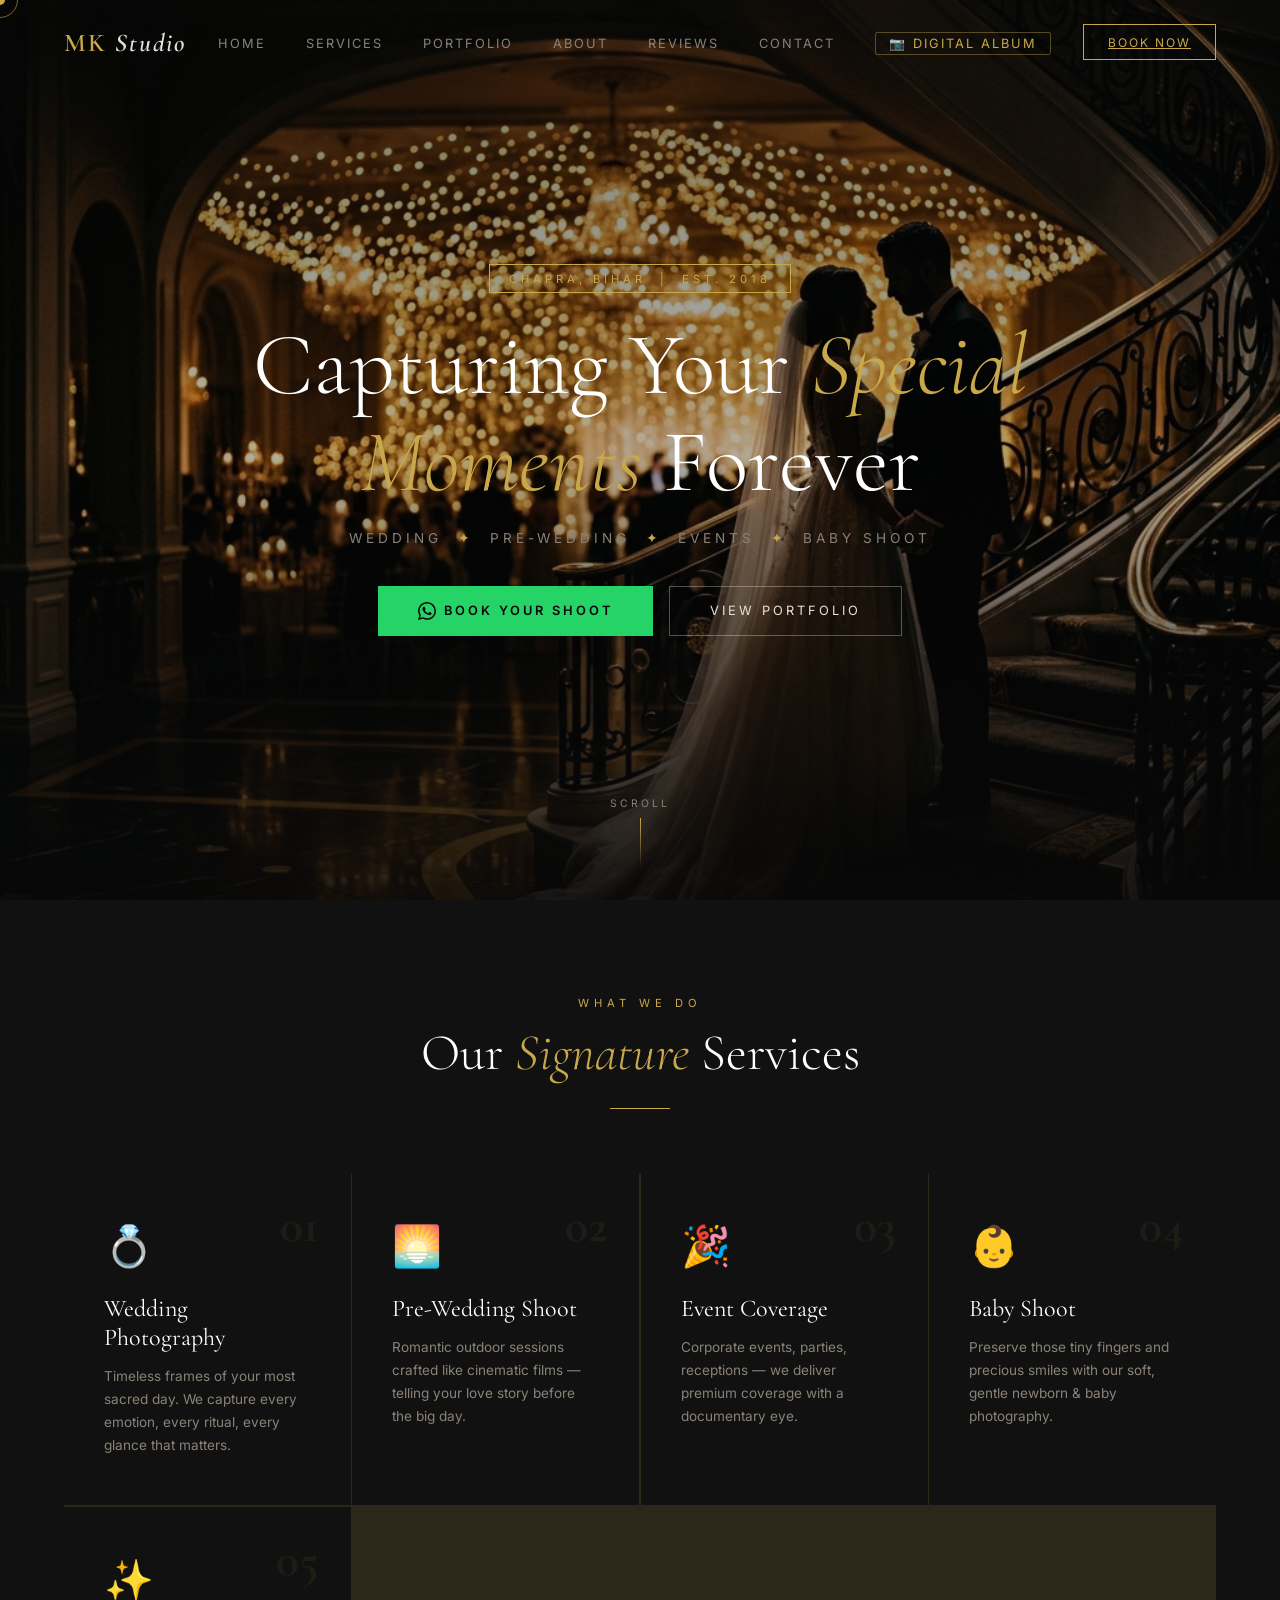
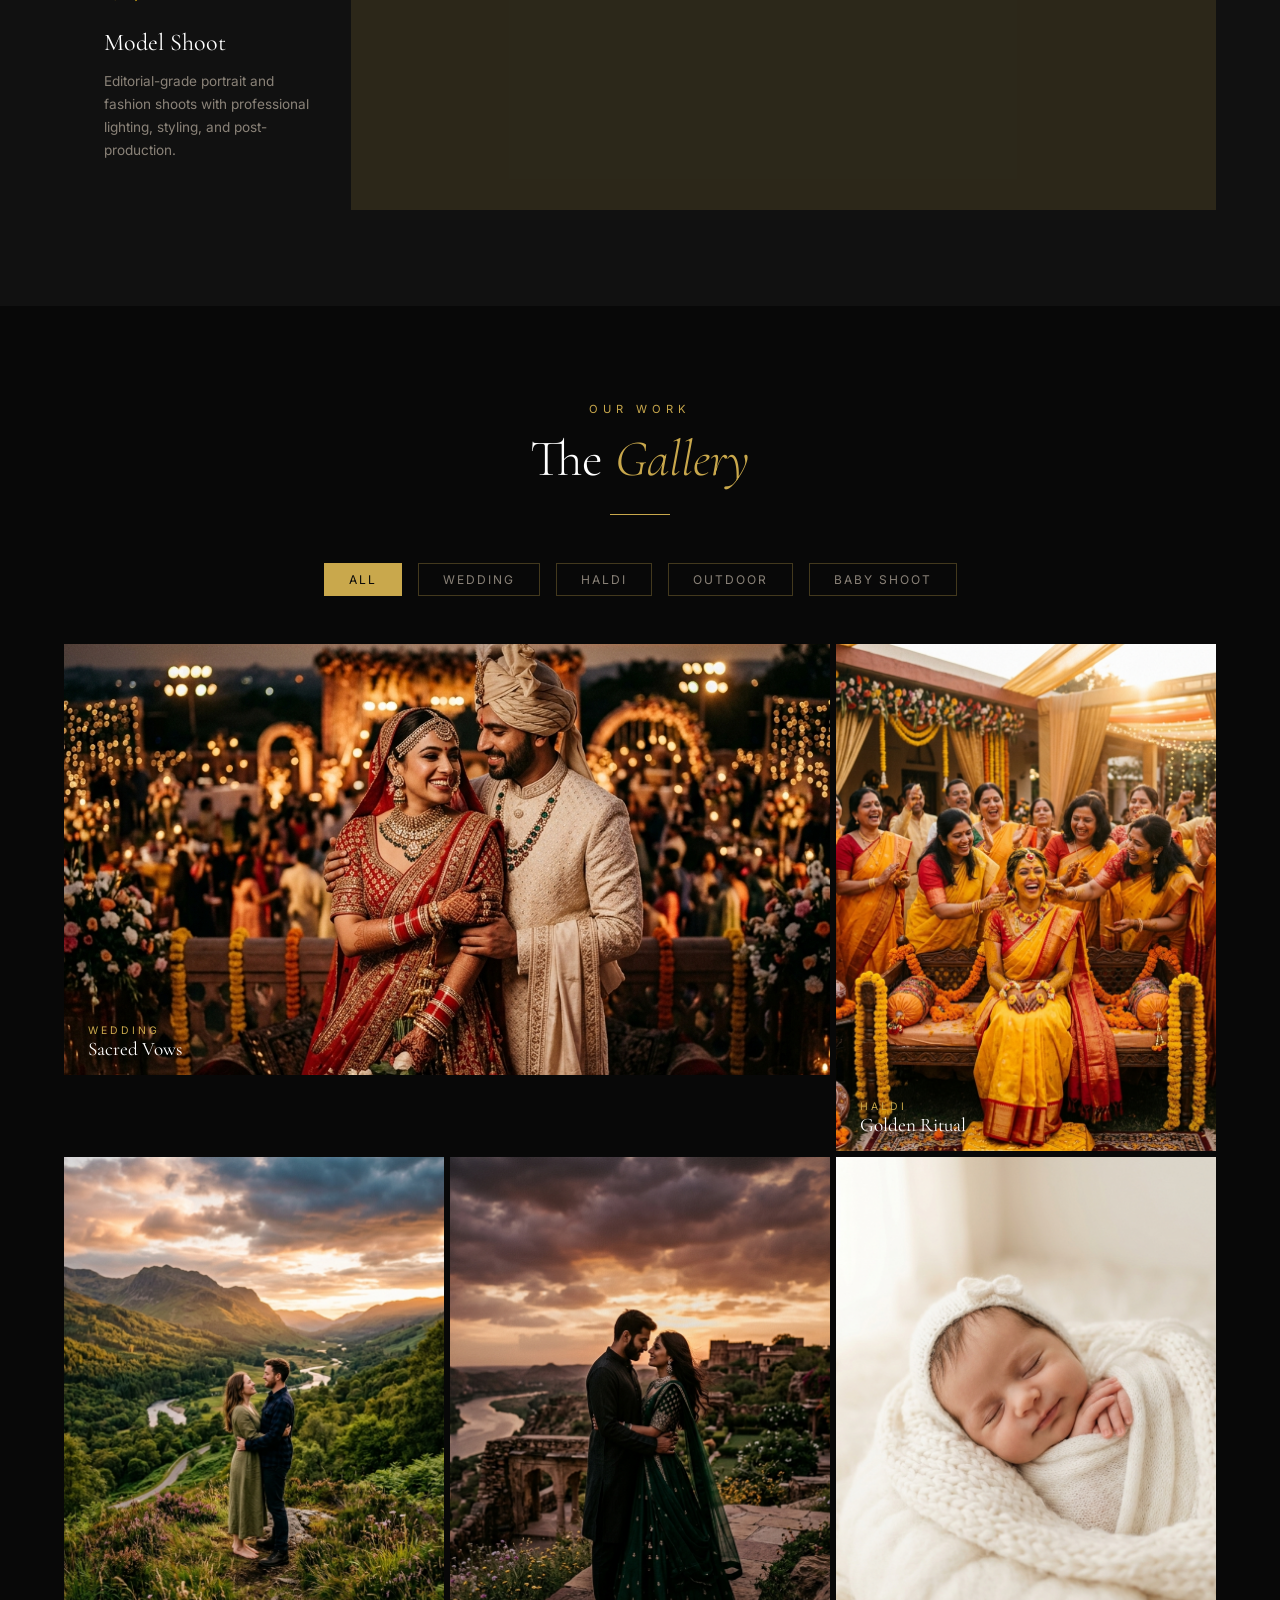
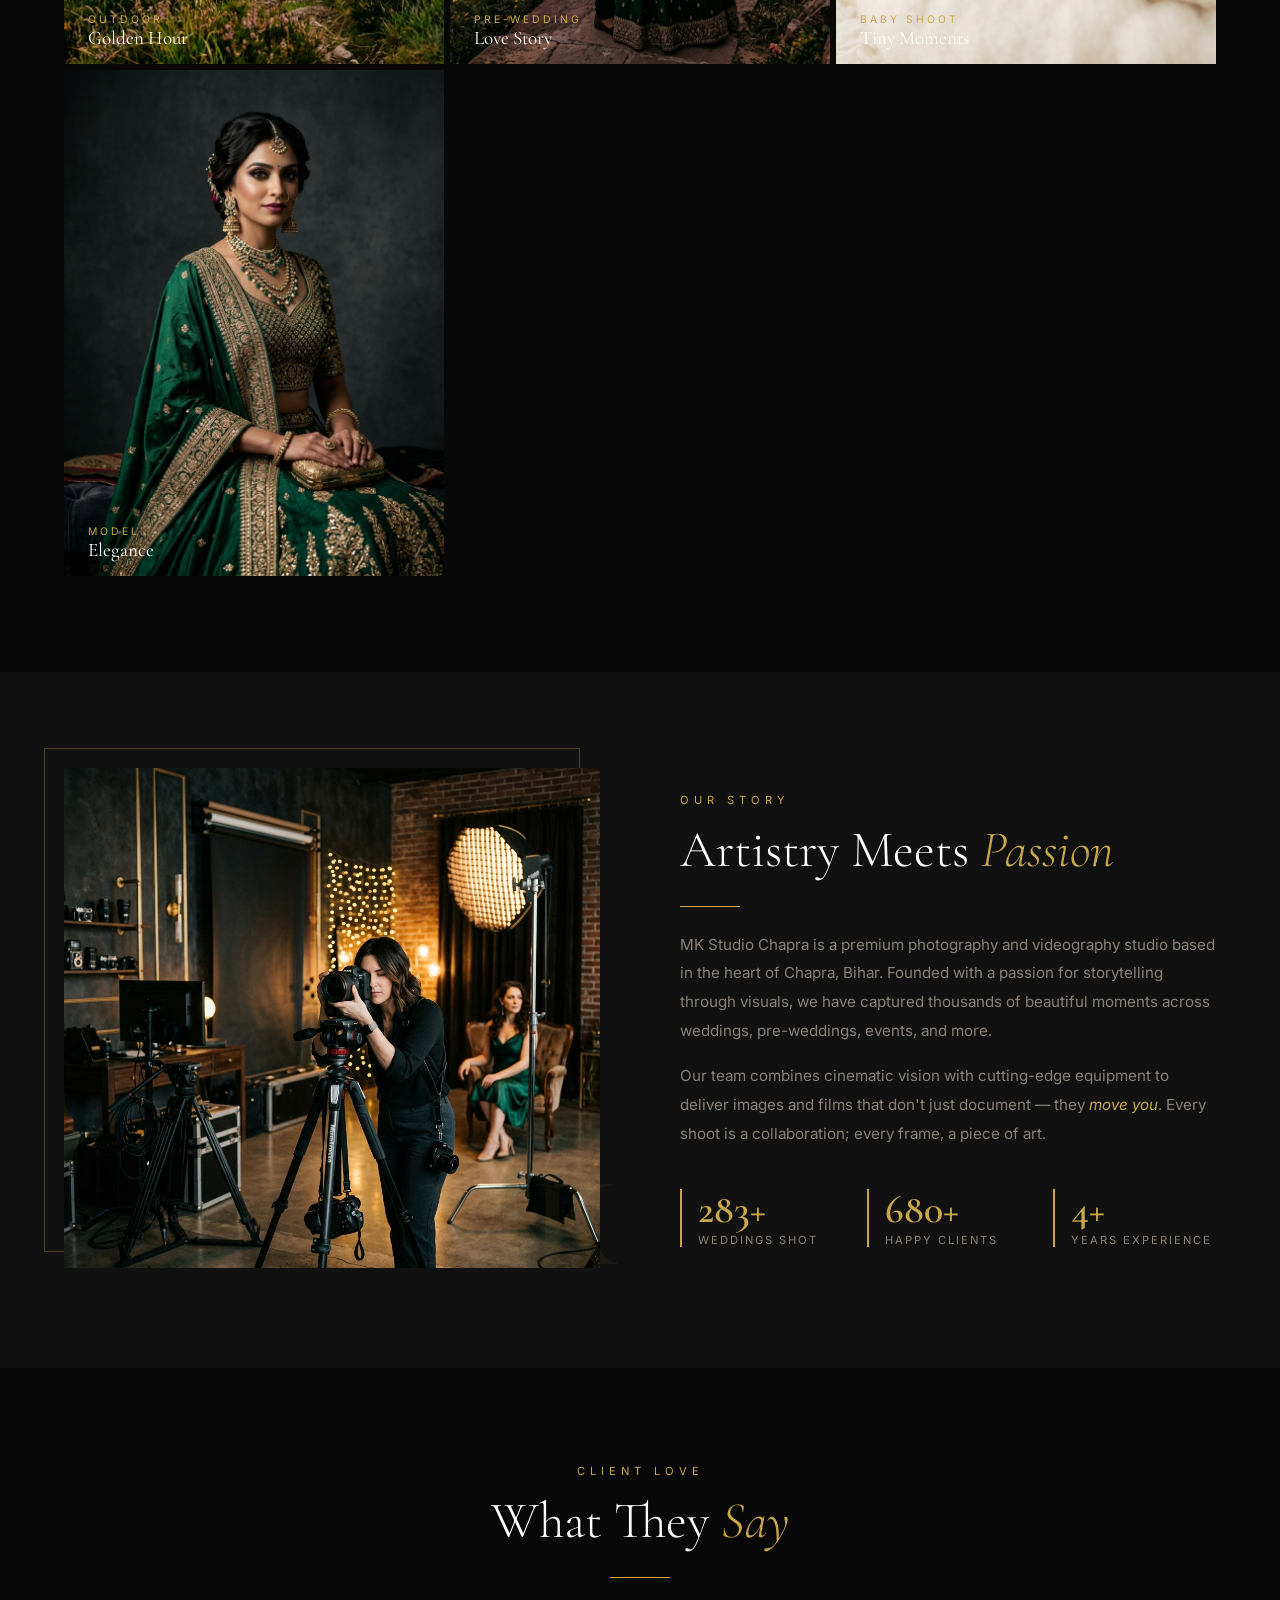
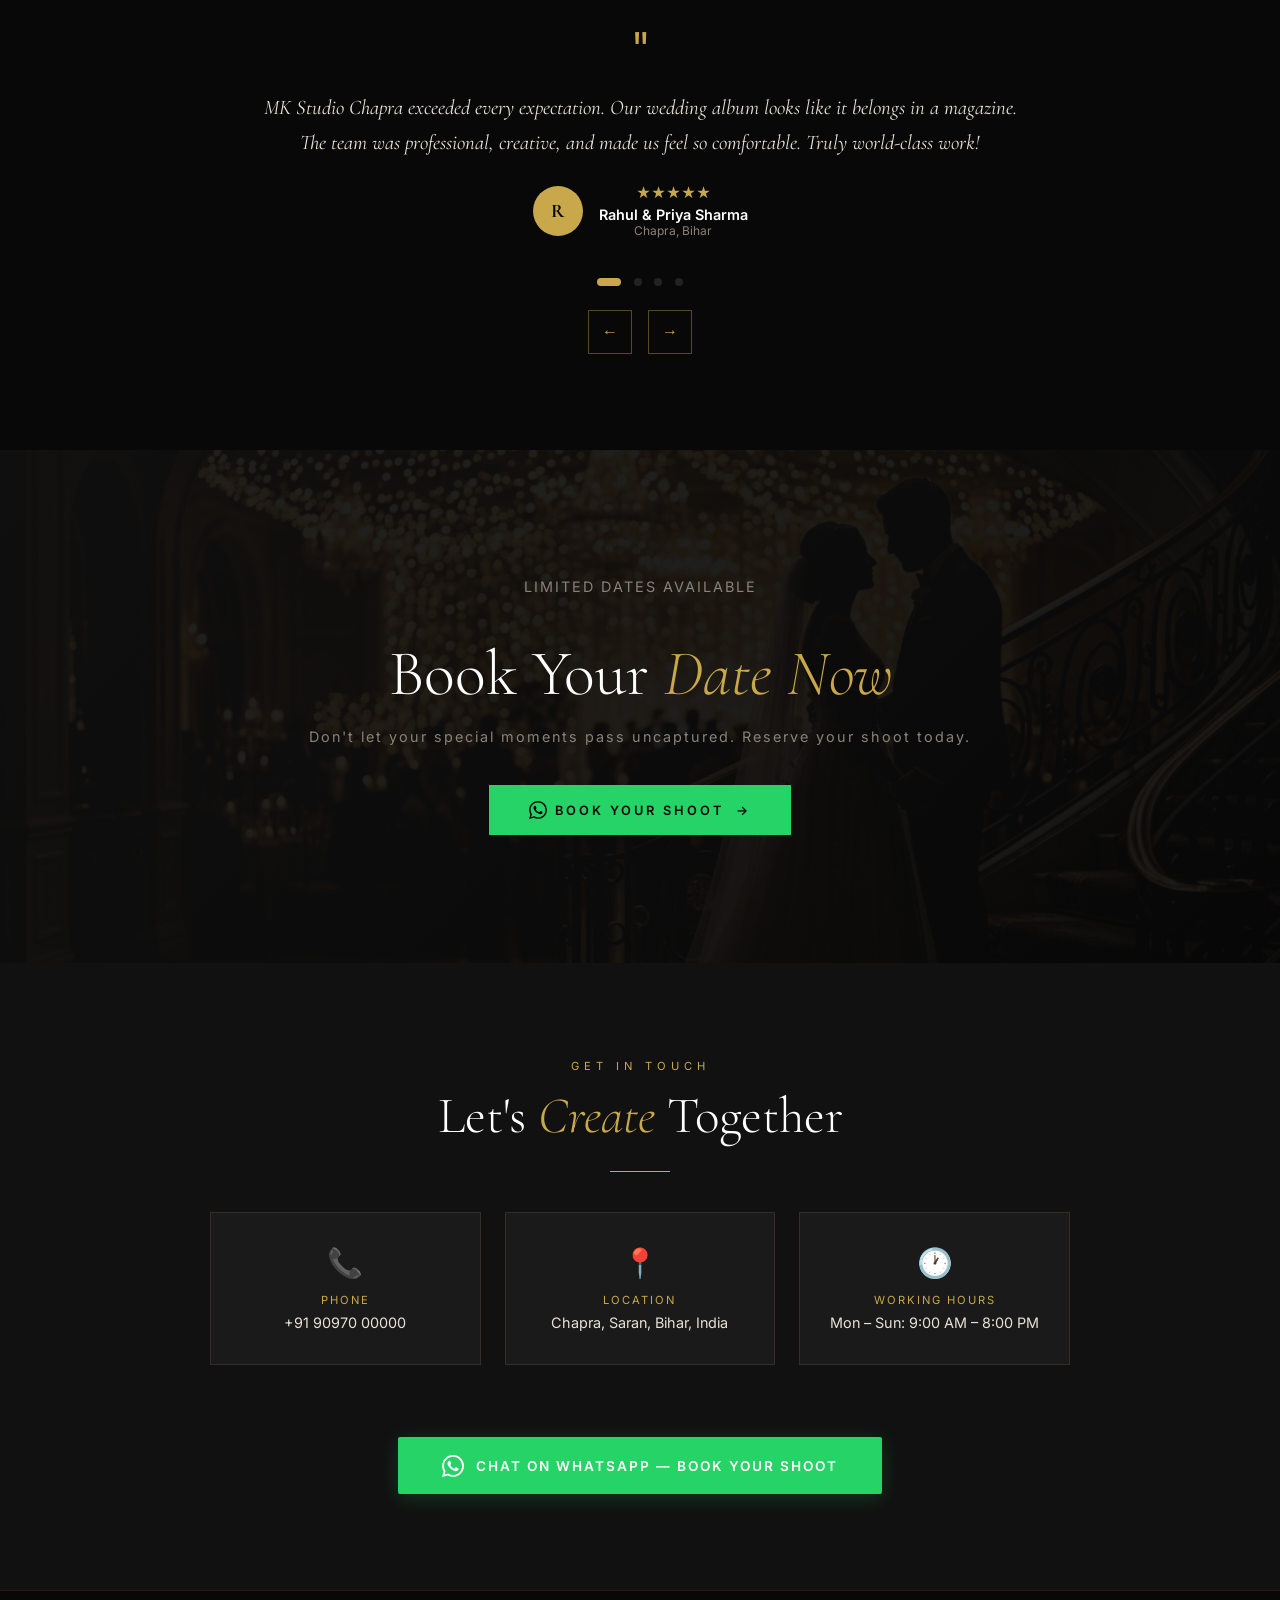
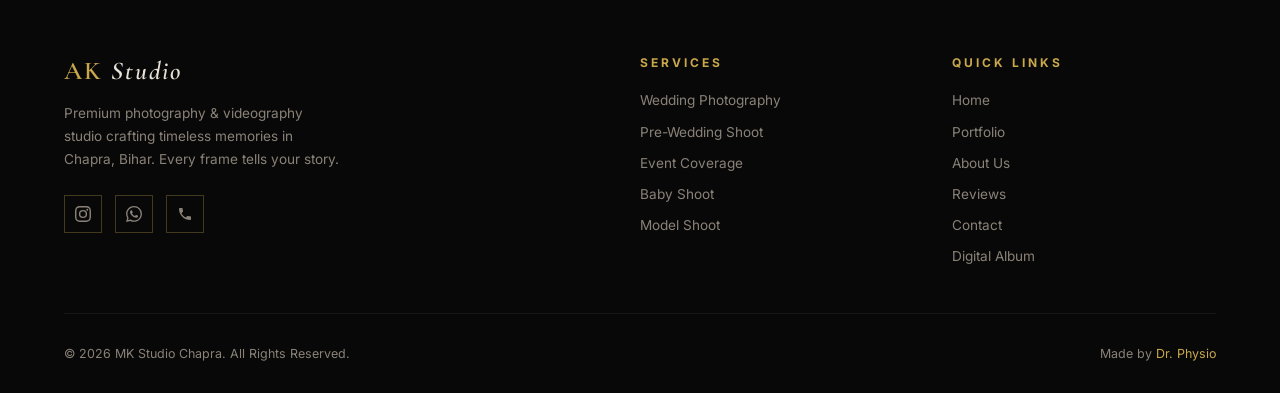
<file: index.html>
<!DOCTYPE html>
<html lang="en">
<head>
<meta charset="UTF-8"/>
<meta name="viewport" content="width=device-width,initial-scale=1.0"/>
<title>MK Studio Chapra | Premium Photography & Videography</title>
<meta name="description" content="AK Studio Chapra — Professional Wedding, Pre-Wedding, Events & Baby Shoot Photography in Chapra, Bihar. Book your shoot today."/>
<link rel="stylesheet" href="style.css"/>
<link rel="preconnect" href="https://fonts.googleapis.com"/>
<link rel="preconnect" href="https://fonts.gstatic.com" crossorigin/>
</head>
<body>

<!-- CURSOR -->
<div class="cursor"></div>
<div class="cursor-follower"></div>

<!-- MOBILE MENU -->
<div class="mobile-menu" id="mobileMenu">
  <a href="#home">Home</a>
  <a href="#services">Services</a>
  <a href="#portfolio">Portfolio</a>
  <a href="#about">About</a>
  <a href="#testimonials">Reviews</a>
  <a href="#contact">Contact</a>
  <a href="album.html">Digital Album</a>
</div>

<!-- NAV -->
<nav id="navbar">
  <a href="#home" class="nav-logo">MK <span>Studio</span></a>
  <ul class="nav-links">
    <li><a href="#home">Home</a></li>
    <li><a href="#services">Services</a></li>
    <li><a href="#portfolio">Portfolio</a></li>
    <li><a href="#about">About</a></li>
    <li><a href="#testimonials">Reviews</a></li>
    <li><a href="#contact">Contact</a></li>
    <li><a href="album.html" class="album-nav-link">📷 Digital Album</a></li>
  </ul>
  <a href="https://wa.me/?text=Hi%20I%20want%20to%20book%20a%20shoot" class="nav-cta nav-wa" target="_blank" rel="noopener noreferrer">Book Now</a>
  <button class="hamburger" id="hamburger" aria-label="Menu">
    <span></span><span></span><span></span>
  </button>
</nav>

<!-- HERO -->
<section class="hero" id="home">
  <div class="hero-bg"></div>
  <div class="hero-overlay"></div>
  <div class="hero-content">
    <div class="hero-badge">Chapra, Bihar &nbsp;|&nbsp; Est. 2018</div>
    <h1>Capturing Your <em>Special Moments</em> Forever</h1>
    <p class="hero-sub">Wedding <span>✦</span> Pre-Wedding <span>✦</span> Events <span>✦</span> Baby Shoot</p>
    <div class="hero-actions">
      <a href="https://wa.me/?text=Hi%20I%20want%20to%20book%20a%20shoot" class="btn-primary btn-wa" target="_blank" rel="noopener noreferrer">
        <svg width="18" height="18" viewBox="0 0 24 24" fill="currentColor" style="vertical-align:middle;margin-right:8px"><path d="M17.472 14.382c-.297-.149-1.758-.867-2.03-.967-.273-.099-.471-.148-.67.15-.197.297-.767.966-.94 1.164-.173.199-.347.223-.644.075-.297-.15-1.255-.463-2.39-1.475-.883-.788-1.48-1.761-1.653-2.059-.173-.297-.018-.458.13-.606.134-.133.298-.347.446-.52.149-.174.198-.298.298-.497.099-.198.05-.371-.025-.52-.075-.149-.669-1.612-.916-2.207-.242-.579-.487-.5-.669-.51-.173-.008-.371-.01-.57-.01-.198 0-.52.074-.792.372-.272.297-1.04 1.016-1.04 2.479 0 1.462 1.065 2.875 1.213 3.074.149.198 2.096 3.2 5.077 4.487.709.306 1.262.489 1.694.625.712.227 1.36.195 1.871.118.571-.085 1.758-.719 2.006-1.413.248-.694.248-1.289.173-1.413-.074-.124-.272-.198-.57-.347m-5.421 7.403h-.004a9.87 9.87 0 01-5.031-1.378l-.361-.214-3.741.982.998-3.648-.235-.374a9.86 9.86 0 01-1.51-5.26c.001-5.45 4.436-9.884 9.888-9.884 2.64 0 5.122 1.03 6.988 2.898a9.825 9.825 0 012.893 6.994c-.003 5.45-4.437 9.884-9.885 9.884m8.413-18.297A11.815 11.815 0 0012.05 0C5.495 0 .16 5.335.157 11.892c0 2.096.547 4.142 1.588 5.945L.057 24l6.305-1.654a11.882 11.882 0 005.683 1.448h.005c6.554 0 11.89-5.335 11.893-11.893a11.821 11.821 0 00-3.48-8.413Z"/></svg>
        Book Your Shoot
      </a>
      <a href="#portfolio" class="btn-outline">View Portfolio</a>
    </div>
  </div>
  <div class="hero-scroll">
    <span>Scroll</span>
    <div class="scroll-line"></div>
  </div>
</section>

<!-- SERVICES -->
<section class="services" id="services">
  <div class="services-header reveal">
    <p class="section-label">What We Do</p>
    <h2 class="section-title">Our <em>Signature</em> Services</h2>
    <div class="section-divider" style="margin:1.5rem auto;"></div>
  </div>
  <div class="services-grid">
    <div class="service-card reveal">
      <span class="service-icon">💍</span>
      <span class="service-num">01</span>
      <h3>Wedding Photography</h3>
      <p>Timeless frames of your most sacred day. We capture every emotion, every ritual, every glance that matters.</p>
    </div>
    <div class="service-card reveal" style="transition-delay:0.1s">
      <span class="service-icon">🌅</span>
      <span class="service-num">02</span>
      <h3>Pre-Wedding Shoot</h3>
      <p>Romantic outdoor sessions crafted like cinematic films — telling your love story before the big day.</p>
    </div>
    <div class="service-card reveal" style="transition-delay:0.2s">
      <span class="service-icon">🎉</span>
      <span class="service-num">03</span>
      <h3>Event Coverage</h3>
      <p>Corporate events, parties, receptions — we deliver premium coverage with a documentary eye.</p>
    </div>
    <div class="service-card reveal" style="transition-delay:0.3s">
      <span class="service-icon">👶</span>
      <span class="service-num">04</span>
      <h3>Baby Shoot</h3>
      <p>Preserve those tiny fingers and precious smiles with our soft, gentle newborn & baby photography.</p>
    </div>
    <div class="service-card reveal" style="transition-delay:0.4s">
      <span class="service-icon">✨</span>
      <span class="service-num">05</span>
      <h3>Model Shoot</h3>
      <p>Editorial-grade portrait and fashion shoots with professional lighting, styling, and post-production.</p>
    </div>
  </div>
</section>

<!-- PORTFOLIO -->
<section class="portfolio" id="portfolio">
  <div class="portfolio-header reveal">
    <p class="section-label">Our Work</p>
    <h2 class="section-title">The <em>Gallery</em></h2>
    <div class="section-divider" style="margin:1.5rem auto;"></div>
  </div>
  <div class="portfolio-filters reveal">
    <button class="filter-btn active" data-filter="all">All</button>
    <button class="filter-btn" data-filter="wedding">Wedding</button>
    <button class="filter-btn" data-filter="haldi">Haldi</button>
    <button class="filter-btn" data-filter="outdoor">Outdoor</button>
    <button class="filter-btn" data-filter="baby">Baby Shoot</button>
  </div>
  <div class="portfolio-grid">
    <div class="portfolio-item wide" data-cat="wedding">
      <img src="wedding.png" alt="Wedding Photography by AK Studio Chapra" loading="lazy"/>
      <div class="portfolio-overlay"></div>
      <div class="portfolio-info">
        <p class="portfolio-cat">Wedding</p>
        <p class="portfolio-name">Sacred Vows</p>
      </div>
    </div>
    <div class="portfolio-item" data-cat="haldi">
      <img src="haldi.png" alt="Haldi Ceremony Photography" loading="lazy"/>
      <div class="portfolio-overlay"></div>
      <div class="portfolio-info">
        <p class="portfolio-cat">Haldi</p>
        <p class="portfolio-name">Golden Ritual</p>
      </div>
    </div>
    <div class="portfolio-item" data-cat="outdoor">
      <img src="outdoor.png" alt="Outdoor Pre-Wedding Shoot" loading="lazy"/>
      <div class="portfolio-overlay"></div>
      <div class="portfolio-info">
        <p class="portfolio-cat">Outdoor</p>
        <p class="portfolio-name">Golden Hour</p>
      </div>
    </div>
    <div class="portfolio-item" data-cat="outdoor">
      <img src="prewedding.png" alt="Pre-Wedding Shoot Chapra" loading="lazy"/>
      <div class="portfolio-overlay"></div>
      <div class="portfolio-info">
        <p class="portfolio-cat">Pre-Wedding</p>
        <p class="portfolio-name">Love Story</p>
      </div>
    </div>
    <div class="portfolio-item" data-cat="baby">
      <img src="baby.png" alt="Baby Photography Chapra" loading="lazy"/>
      <div class="portfolio-overlay"></div>
      <div class="portfolio-info">
        <p class="portfolio-cat">Baby Shoot</p>
        <p class="portfolio-name">Tiny Moments</p>
      </div>
    </div>
    <div class="portfolio-item" data-cat="wedding">
      <img src="model.png" alt="Model Portrait Photography" loading="lazy"/>
      <div class="portfolio-overlay"></div>
      <div class="portfolio-info">
        <p class="portfolio-cat">Model</p>
        <p class="portfolio-name">Elegance</p>
      </div>
    </div>
  </div>
</section>

<!-- ABOUT -->
<section class="about" id="about">
  <div class="about-inner">
    <div class="about-img reveal-left">
      <img src="studio.png" alt="AK Studio Chapra — Professional Photography Studio"/>
      <div class="about-img-frame"></div>
      <div class="about-gold-num">MK</div>
    </div>
    <div class="about-text reveal-right">
      <p class="section-label">Our Story</p>
      <h2 class="section-title">Artistry Meets <em>Passion</em></h2>
      <div class="section-divider"></div>
      <p style="color:var(--text-muted);line-height:1.9;font-size:0.95rem;margin-bottom:1rem;">
        MK Studio Chapra is a premium photography and videography studio based in the heart of Chapra, Bihar. Founded with a passion for storytelling through visuals, we have captured thousands of beautiful moments across weddings, pre-weddings, events, and more.
      </p>
      <p style="color:var(--text-muted);line-height:1.9;font-size:0.95rem;margin-bottom:2rem;">
        Our team combines cinematic vision with cutting-edge equipment to deliver images and films that don't just document — they <em style="color:var(--gold);">move you</em>. Every shoot is a collaboration; every frame, a piece of art.
      </p>
      <div class="about-stats">
        <div class="stat">
          <div class="stat-num" data-val="500">0</div>
          <div class="stat-label">Weddings Shot</div>
        </div>
        <div class="stat">
          <div class="stat-num" data-val="1200">0</div>
          <div class="stat-label">Happy Clients</div>
        </div>
        <div class="stat">
          <div class="stat-num" data-val="8">0</div>
          <div class="stat-label">Years Experience</div>
        </div>
      </div>
    </div>
  </div>
</section>

<!-- TESTIMONIALS -->
<section class="testimonials" id="testimonials">
  <div class="testimonials-header reveal">
    <p class="section-label">Client Love</p>
    <h2 class="section-title">What They <em>Say</em></h2>
    <div class="section-divider" style="margin:1.5rem auto;"></div>
  </div>
  <div class="testimonial-slider reveal">
    <div class="testimonial-track">
      <div class="testimonial">
        <div class="testimonial-quote">"</div>
        <p>MK Studio Chapra exceeded every expectation. Our wedding album looks like it belongs in a magazine. The team was professional, creative, and made us feel so comfortable. Truly world-class work!</p>
        <div class="testimonial-author">
          <div class="author-avatar">R</div>
          <div>
            <div class="stars">★★★★★</div>
            <div class="author-name">Rahul & Priya Sharma</div>
            <div class="author-loc">Chapra, Bihar</div>
          </div>
        </div>
      </div>
      <div class="testimonial">
        <div class="testimonial-quote">"</div>
        <p>Our pre-wedding shoot was absolutely magical. They chose the most beautiful locations and the lighting was cinema-quality. Every photo tells our story so perfectly. Highly recommend!</p>
        <div class="testimonial-author">
          <div class="author-avatar">A</div>
          <div>
            <div class="stars">★★★★★</div>
            <div class="author-name">Ankit & Kajal Verma</div>
            <div class="author-loc">Patna, Bihar</div>
          </div>
        </div>
      </div>
      <div class="testimonial">
        <div class="testimonial-quote">"</div>
        <p>We booked MK Studio for our baby's first photoshoot and they were absolutely wonderful with our little one. The photos are so beautiful and timeless. We'll treasure them forever.</p>
        <div class="testimonial-author">
          <div class="author-avatar">S</div>
          <div>
            <div class="stars">★★★★★</div>
            <div class="author-name">Sunita & Deepak Mishra</div>
            <div class="author-loc">Chapra, Bihar</div>
          </div>
        </div>
      </div>
      <div class="testimonial">
        <div class="testimonial-quote">"</div>
        <p>The haldi ceremony photos are breathtaking! They captured every candid moment so naturally. The colors, the joy — it's all preserved forever. AK Studio is truly the best in Chapra!</p>
        <div class="testimonial-author">
          <div class="author-avatar">N</div>
          <div>
            <div class="stars">★★★★★</div>
            <div class="author-name">Neha Gupta</div>
            <div class="author-loc">Saran, Bihar</div>
          </div>
        </div>
      </div>
    </div>
  </div>
  <div class="slider-controls reveal">
    <button class="slider-dot active" aria-label="Slide 1"></button>
    <button class="slider-dot" aria-label="Slide 2"></button>
    <button class="slider-dot" aria-label="Slide 3"></button>
    <button class="slider-dot" aria-label="Slide 4"></button>
  </div>
  <div class="slider-arrows reveal">
    <button class="slider-arrow" id="prevBtn" aria-label="Previous">&#8592;</button>
    <button class="slider-arrow" id="nextBtn" aria-label="Next">&#8594;</button>
  </div>
</section>

<!-- CTA -->
<section class="cta-section">
  <div class="cta-inner reveal">
    <p class="section-label">Limited Dates Available</p>
    <h2>Book Your <em>Date Now</em></h2>
    <p>Don't let your special moments pass uncaptured. Reserve your shoot today.</p>
    <a href="https://wa.me/919097027756?text=Hi%20I%20want%20to%20book%20a%20shoot" class="btn-primary btn-wa" target="_blank" rel="noopener noreferrer">
      <svg width="18" height="18" viewBox="0 0 24 24" fill="currentColor" style="vertical-align:middle;margin-right:8px"><path d="M17.472 14.382c-.297-.149-1.758-.867-2.03-.967-.273-.099-.471-.148-.67.15-.197.297-.767.966-.94 1.164-.173.199-.347.223-.644.075-.297-.15-1.255-.463-2.39-1.475-.883-.788-1.48-1.761-1.653-2.059-.173-.297-.018-.458.13-.606.134-.133.298-.347.446-.52.149-.174.198-.298.298-.497.099-.198.05-.371-.025-.52-.075-.149-.669-1.612-.916-2.207-.242-.579-.487-.5-.669-.51-.173-.008-.371-.01-.57-.01-.198 0-.52.074-.792.372-.272.297-1.04 1.016-1.04 2.479 0 1.462 1.065 2.875 1.213 3.074.149.198 2.096 3.2 5.077 4.487.709.306 1.262.489 1.694.625.712.227 1.36.195 1.871.118.571-.085 1.758-.719 2.006-1.413.248-.694.248-1.289.173-1.413-.074-.124-.272-.198-.57-.347m-5.421 7.403h-.004a9.87 9.87 0 01-5.031-1.378l-.361-.214-3.741.982.998-3.648-.235-.374a9.86 9.86 0 01-1.51-5.26c.001-5.45 4.436-9.884 9.888-9.884 2.64 0 5.122 1.03 6.988 2.898a9.825 9.825 0 012.893 6.994c-.003 5.45-4.437 9.884-9.885 9.884m8.413-18.297A11.815 11.815 0 0012.05 0C5.495 0 .16 5.335.157 11.892c0 2.096.547 4.142 1.588 5.945L.057 24l6.305-1.654a11.882 11.882 0 005.683 1.448h.005c6.554 0 11.89-5.335 11.893-11.893a11.821 11.821 0 00-3.48-8.413Z"/></svg>
      Book Your Shoot &nbsp;→
    </a>
  </div>
</section>

<!-- CONTACT -->
<section class="contact contact-centered" id="contact">
  <div class="contact-inner-centered reveal">
    <p class="section-label">Get In Touch</p>
    <h2 class="section-title">Let's <em>Create</em> Together</h2>
    <div class="section-divider" style="margin:1.5rem auto;"></div>
    <div class="contact-cards">
      <div class="contact-card">
        <div class="contact-icon">📞</div>
        <div class="contact-detail-text">
          <p>Phone</p>
          <a href="tel:9097027756">+91 90970 00000</a>
        </div>
      </div>
      <div class="contact-card">
        <div class="contact-icon">📍</div>
        <div class="contact-detail-text">
          <p>Location</p>
          <span>Chapra, Saran, Bihar, India</span>
        </div>
      </div>
      <div class="contact-card">
        <div class="contact-icon">🕐</div>
        <div class="contact-detail-text">
          <p>Working Hours</p>
          <span>Mon – Sun: 9:00 AM – 8:00 PM</span>
        </div>
      </div>
    </div>
    <a href="https://wa.me/?text=Hi%20I%20want%20to%20book%20a%20shoot" class="whatsapp-btn whatsapp-btn-lg" target="_blank" rel="noopener noreferrer">
      <svg width="22" height="22" viewBox="0 0 24 24" fill="currentColor"><path d="M17.472 14.382c-.297-.149-1.758-.867-2.03-.967-.273-.099-.471-.148-.67.15-.197.297-.767.966-.94 1.164-.173.199-.347.223-.644.075-.297-.15-1.255-.463-2.39-1.475-.883-.788-1.48-1.761-1.653-2.059-.173-.297-.018-.458.13-.606.134-.133.298-.347.446-.52.149-.174.198-.298.298-.497.099-.198.05-.371-.025-.52-.075-.149-.669-1.612-.916-2.207-.242-.579-.487-.5-.669-.51-.173-.008-.371-.01-.57-.01-.198 0-.52.074-.792.372-.272.297-1.04 1.016-1.04 2.479 0 1.462 1.065 2.875 1.213 3.074.149.198 2.096 3.2 5.077 4.487.709.306 1.262.489 1.694.625.712.227 1.36.195 1.871.118.571-.085 1.758-.719 2.006-1.413.248-.694.248-1.289.173-1.413-.074-.124-.272-.198-.57-.347m-5.421 7.403h-.004a9.87 9.87 0 01-5.031-1.378l-.361-.214-3.741.982.998-3.648-.235-.374a9.86 9.86 0 01-1.51-5.26c.001-5.45 4.436-9.884 9.888-9.884 2.64 0 5.122 1.03 6.988 2.898a9.825 9.825 0 012.893 6.994c-.003 5.45-4.437 9.884-9.885 9.884m8.413-18.297A11.815 11.815 0 0012.05 0C5.495 0 .16 5.335.157 11.892c0 2.096.547 4.142 1.588 5.945L.057 24l6.305-1.654a11.882 11.882 0 005.683 1.448h.005c6.554 0 11.89-5.335 11.893-11.893a11.821 11.821 0 00-3.48-8.413Z"/></svg>
      Chat on WhatsApp — Book Your Shoot
    </a>
  </div>
</section>

<!-- FOOTER -->
<footer>
  <div class="footer-inner">
    <div class="footer-brand">
      <a href="#home" class="nav-logo">AK <span>Studio</span></a>
      <p>Premium photography & videography studio crafting timeless memories in Chapra, Bihar. Every frame tells your story.</p>
      <div class="social-links">
        <a href="https://www.instagram.com/codewithdr" class="social-link" target="_blank" rel="noopener noreferrer" title="Instagram" aria-label="Instagram">
          <svg width="16" height="16" viewBox="0 0 24 24" fill="currentColor"><path d="M12 2.163c3.204 0 3.584.012 4.85.07 3.252.148 4.771 1.691 4.919 4.919.058 1.265.069 1.645.069 4.849 0 3.205-.012 3.584-.069 4.849-.149 3.225-1.664 4.771-4.919 4.919-1.266.058-1.644.07-4.85.07-3.204 0-3.584-.012-4.849-.07-3.26-.149-4.771-1.699-4.919-4.92-.058-1.265-.07-1.644-.07-4.849 0-3.204.013-3.583.07-4.849.149-3.227 1.664-4.771 4.919-4.919 1.266-.057 1.645-.069 4.849-.069zM12 0C8.741 0 8.333.014 7.053.072 2.695.272.273 2.69.073 7.052.014 8.333 0 8.741 0 12c0 3.259.014 3.668.072 4.948.2 4.358 2.618 6.78 6.98 6.98C8.333 23.986 8.741 24 12 24c3.259 0 3.668-.014 4.948-.072 4.354-.2 6.782-2.618 6.979-6.98.059-1.28.073-1.689.073-4.948 0-3.259-.014-3.667-.072-4.947-.196-4.354-2.617-6.78-6.979-6.98C15.668.014 15.259 0 12 0zm0 5.838a6.162 6.162 0 100 12.324 6.162 6.162 0 000-12.324zM12 16a4 4 0 110-8 4 4 0 010 8zm6.406-11.845a1.44 1.44 0 100 2.881 1.44 1.44 0 000-2.881z"/></svg>
        </a>
        <a href="https://wa.me/919097027756" class="social-link" target="_blank" rel="noopener noreferrer" title="WhatsApp" aria-label="WhatsApp">
          <svg width="16" height="16" viewBox="0 0 24 24" fill="currentColor"><path d="M17.472 14.382c-.297-.149-1.758-.867-2.03-.967-.273-.099-.471-.148-.67.15-.197.297-.767.966-.94 1.164-.173.199-.347.223-.644.075-.297-.15-1.255-.463-2.39-1.475-.883-.788-1.48-1.761-1.653-2.059-.173-.297-.018-.458.13-.606.134-.133.298-.347.446-.52.149-.174.198-.298.298-.497.099-.198.05-.371-.025-.52-.075-.149-.669-1.612-.916-2.207-.242-.579-.487-.5-.669-.51-.173-.008-.371-.01-.57-.01-.198 0-.52.074-.792.372-.272.297-1.04 1.016-1.04 2.479 0 1.462 1.065 2.875 1.213 3.074.149.198 2.096 3.2 5.077 4.487.709.306 1.262.489 1.694.625.712.227 1.36.195 1.871.118.571-.085 1.758-.719 2.006-1.413.248-.694.248-1.289.173-1.413-.074-.124-.272-.198-.57-.347m-5.421 7.403h-.004a9.87 9.87 0 01-5.031-1.378l-.361-.214-3.741.982.998-3.648-.235-.374a9.86 9.86 0 01-1.51-5.26c.001-5.45 4.436-9.884 9.888-9.884 2.64 0 5.122 1.03 6.988 2.898a9.825 9.825 0 012.893 6.994c-.003 5.45-4.437 9.884-9.885 9.884m8.413-18.297A11.815 11.815 0 0012.05 0C5.495 0 .16 5.335.157 11.892c0 2.096.547 4.142 1.588 5.945L.057 24l6.305-1.654a11.882 11.882 0 005.683 1.448h.005c6.554 0 11.89-5.335 11.893-11.893a11.821 11.821 0 00-3.48-8.413Z"/></svg>
        </a>
        <a href="tel:9097027756" class="social-link" title="Call Us" aria-label="Call">
          <svg width="16" height="16" viewBox="0 0 24 24" fill="currentColor"><path d="M6.62 10.79c1.44 2.83 3.76 5.14 6.59 6.59l2.2-2.2c.27-.27.67-.36 1.02-.24 1.12.37 2.33.57 3.57.57.55 0 1 .45 1 1V20c0 .55-.45 1-1 1-9.39 0-17-7.61-17-17 0-.55.45-1 1-1h3.5c.55 0 1 .45 1 1 0 1.25.2 2.45.57 3.57.11.35.03.74-.25 1.02l-2.2 2.2z"/></svg>
        </a>
      </div>
    </div>
    <div class="footer-col">
      <h4>Services</h4>
      <ul>
        <li><a href="#services">Wedding Photography</a></li>
        <li><a href="#services">Pre-Wedding Shoot</a></li>
        <li><a href="#services">Event Coverage</a></li>
        <li><a href="#services">Baby Shoot</a></li>
        <li><a href="#services">Model Shoot</a></li>
      </ul>
    </div>
    <div class="footer-col">
      <h4>Quick Links</h4>
      <ul>
        <li><a href="#home">Home</a></li>
        <li><a href="#portfolio">Portfolio</a></li>
        <li><a href="#about">About Us</a></li>
        <li><a href="#testimonials">Reviews</a></li>
        <li><a href="#contact">Contact</a></li>
        <li><a href="album.html">Digital Album</a></li>
      </ul>
    </div>
  </div>
  <div class="footer-bottom">
    <p>© 2026 MK Studio Chapra. All Rights Reserved.</p>
    <p>Made by <a href="https://www.instagram.com/codewithdr" target="_blank" rel="noopener noreferrer">Dr. Physio</a></p>
  </div>
</footer>


<script src="script.js"></script>
</body>
</html>
</file>
<file: style.css>
@import url('https://fonts.googleapis.com/css2?family=Cormorant+Garamond:ital,wght@0,300;0,400;0,600;1,300;1,400&family=Inter:wght@300;400;500;600&family=Playfair+Display:ital,wght@0,700;1,400&display=swap');

:root {
  --gold: #c9a84c;
  --gold-light: #e8c96a;
  --gold-dark: #9a7a30;
  --black: #080808;
  --dark: #111111;
  --dark2: #1a1a1a;
  --dark3: #222222;
  --text: #e8e2d6;
  --text-muted: #8a8278;
  --white: #ffffff;
}

*,*::before,*::after{box-sizing:border-box;margin:0;padding:0;}
html{scroll-behavior:smooth;font-size:16px;}
body{background:var(--black);color:var(--text);font-family:'Inter',sans-serif;overflow-x:hidden;cursor:none;}

/* CUSTOM CURSOR */
.cursor{position:fixed;width:10px;height:10px;background:var(--gold);border-radius:50%;pointer-events:none;z-index:9999;transform:translate(-50%,-50%);transition:transform 0.1s ease;}
.cursor-follower{position:fixed;width:36px;height:36px;border:1px solid var(--gold);border-radius:50%;pointer-events:none;z-index:9998;transform:translate(-50%,-50%);transition:all 0.15s ease;opacity:0.6;}
.cursor-follower.hovered{width:56px;height:56px;opacity:0.3;background:var(--gold);}

/* SCROLLBAR */
::-webkit-scrollbar{width:4px;}
::-webkit-scrollbar-track{background:var(--black);}
::-webkit-scrollbar-thumb{background:var(--gold-dark);border-radius:2px;}

/* NAV */
nav{position:fixed;top:0;left:0;width:100%;z-index:1000;padding:1.5rem 5%;display:flex;align-items:center;justify-content:space-between;transition:all 0.4s ease;}
nav.scrolled{background:rgba(8,8,8,0.95);backdrop-filter:blur(20px);padding:1rem 5%;border-bottom:1px solid rgba(201,168,76,0.15);}
.nav-logo{font-family:'Cormorant Garamond',serif;font-size:1.6rem;font-weight:600;color:var(--gold);letter-spacing:2px;text-decoration:none;}
.nav-logo span{color:var(--text);font-style:italic;}
.nav-links{display:flex;gap:2.5rem;list-style:none;}
.nav-links a{color:var(--text-muted);text-decoration:none;font-size:0.8rem;letter-spacing:2px;text-transform:uppercase;transition:color 0.3s;position:relative;}
.nav-links a::after{content:'';position:absolute;bottom:-4px;left:0;width:0;height:1px;background:var(--gold);transition:width 0.3s;}
.nav-links a:hover{color:var(--gold);}
.nav-links a:hover::after{width:100%;}
.nav-cta{background:transparent;border:1px solid var(--gold);color:var(--gold);padding:0.6rem 1.5rem;font-size:0.75rem;letter-spacing:2px;text-transform:uppercase;cursor:none;transition:all 0.3s;font-family:'Inter',sans-serif;}
.nav-cta:hover{background:var(--gold);color:var(--black);}
.hamburger{display:none;flex-direction:column;gap:5px;cursor:none;background:none;border:none;padding:4px;}
.hamburger span{width:24px;height:1px;background:var(--gold);display:block;transition:all 0.3s;}
.mobile-menu{display:none;position:fixed;top:0;left:0;width:100%;height:100vh;background:rgba(8,8,8,0.98);z-index:999;flex-direction:column;align-items:center;justify-content:center;gap:2.5rem;}
.mobile-menu.open{display:flex;}
.mobile-menu a{color:var(--text);text-decoration:none;font-family:'Cormorant Garamond',serif;font-size:2rem;letter-spacing:3px;transition:color 0.3s;}
.mobile-menu a:hover{color:var(--gold);}

/* HERO */
.hero{position:relative;height:100vh;min-height:600px;display:flex;align-items:center;justify-content:center;overflow:hidden;}
.hero-bg{position:absolute;inset:0;background:url('hero_bg.png') center/cover no-repeat;z-index:0;}
.hero-overlay{position:absolute;inset:0;background:linear-gradient(to bottom,rgba(8,8,8,0.55) 0%,rgba(8,8,8,0.3) 50%,rgba(8,8,8,0.9) 100%);z-index:1;}
.hero-content{position:relative;z-index:2;text-align:center;padding:0 1rem;max-width:900px;}
.hero-badge{display:inline-block;border:1px solid var(--gold);color:var(--gold);font-size:0.7rem;letter-spacing:4px;text-transform:uppercase;padding:0.4rem 1.2rem;margin-bottom:1.5rem;opacity:0;animation:fadeUp 0.8s 0.3s forwards;}
.hero h1{font-family:'Cormorant Garamond',serif;font-size:clamp(2.8rem,7vw,5.5rem);font-weight:300;line-height:1.1;color:var(--white);opacity:0;animation:fadeUp 0.9s 0.5s forwards;}
.hero h1 em{font-style:italic;color:var(--gold);}
.hero-sub{font-size:0.85rem;letter-spacing:4px;text-transform:uppercase;color:var(--text-muted);margin-top:1.2rem;opacity:0;animation:fadeUp 0.9s 0.7s forwards;}
.hero-sub span{color:var(--gold);margin:0 0.5rem;}
.hero-actions{display:flex;gap:1rem;justify-content:center;margin-top:2.5rem;flex-wrap:wrap;opacity:0;animation:fadeUp 0.9s 0.9s forwards;}
.btn-primary{background:var(--gold);color:var(--black);padding:1rem 2.5rem;font-size:0.8rem;letter-spacing:3px;text-transform:uppercase;font-family:'Inter',sans-serif;font-weight:600;border:none;cursor:none;transition:all 0.3s;text-decoration:none;display:inline-block;}
.btn-primary:hover{background:var(--gold-light);transform:translateY(-2px);}
.btn-outline{background:transparent;color:var(--text);padding:1rem 2.5rem;font-size:0.8rem;letter-spacing:3px;text-transform:uppercase;font-family:'Inter',sans-serif;border:1px solid rgba(255,255,255,0.3);cursor:none;transition:all 0.3s;text-decoration:none;display:inline-block;}
.btn-outline:hover{border-color:var(--gold);color:var(--gold);}
.hero-scroll{position:absolute;bottom:2rem;left:50%;transform:translateX(-50%);z-index:2;display:flex;flex-direction:column;align-items:center;gap:0.5rem;opacity:0;animation:fadeIn 1s 1.4s forwards;}
.hero-scroll span{font-size:0.65rem;letter-spacing:3px;text-transform:uppercase;color:var(--text-muted);}
.scroll-line{width:1px;height:50px;background:linear-gradient(to bottom,var(--gold),transparent);animation:scrollPulse 2s infinite;}

/* SECTION BASE */
section{padding:6rem 5%;}
.section-label{font-size:0.7rem;letter-spacing:5px;text-transform:uppercase;color:var(--gold);margin-bottom:0.8rem;}
.section-title{font-family:'Cormorant Garamond',serif;font-size:clamp(2rem,4vw,3.2rem);font-weight:300;line-height:1.2;color:var(--white);}
.section-title em{font-style:italic;color:var(--gold);}
.section-divider{width:60px;height:1px;background:var(--gold);margin:1.5rem 0;}

/* SERVICES */
.services{background:var(--dark);}
.services-header{text-align:center;margin-bottom:4rem;}
.services-grid{display:grid;grid-template-columns:repeat(auto-fit,minmax(240px,1fr));gap:1.5px;background:rgba(201,168,76,0.15);}
.service-card{background:var(--dark);padding:3rem 2.5rem;position:relative;overflow:hidden;transition:all 0.4s;}
.service-card::before{content:'';position:absolute;top:0;left:0;width:3px;height:0;background:var(--gold);transition:height 0.4s;}
.service-card:hover::before{height:100%;}
.service-card:hover{background:var(--dark2);}
.service-icon{font-size:2.5rem;margin-bottom:1.5rem;display:block;}
.service-card h3{font-family:'Cormorant Garamond',serif;font-size:1.5rem;font-weight:400;color:var(--white);margin-bottom:0.8rem;}
.service-card p{font-size:0.85rem;line-height:1.7;color:var(--text-muted);}
.service-num{position:absolute;top:1.5rem;right:2rem;font-size:3rem;font-family:'Cormorant Garamond',serif;color:rgba(201,168,76,0.08);font-weight:700;}

/* PORTFOLIO */
.portfolio{background:var(--black);}
.portfolio-header{text-align:center;margin-bottom:3rem;}
.portfolio-filters{display:flex;gap:1rem;justify-content:center;margin-bottom:3rem;flex-wrap:wrap;}
.filter-btn{background:transparent;border:1px solid rgba(201,168,76,0.3);color:var(--text-muted);padding:0.5rem 1.5rem;font-size:0.75rem;letter-spacing:2px;text-transform:uppercase;cursor:none;transition:all 0.3s;font-family:'Inter',sans-serif;}
.filter-btn.active,.filter-btn:hover{background:var(--gold);border-color:var(--gold);color:var(--black);}
.portfolio-grid{display:grid;grid-template-columns:repeat(3,1fr);gap:6px;}
.portfolio-item{position:relative;overflow:hidden;aspect-ratio:3/4;cursor:none;}
.portfolio-item.wide{grid-column:span 2;aspect-ratio:16/9;}
.portfolio-item img{width:100%;height:100%;object-fit:cover;transition:transform 0.6s cubic-bezier(0.25,0.46,0.45,0.94);}
.portfolio-item:hover img{transform:scale(1.08);}
.portfolio-overlay{position:absolute;inset:0;background:linear-gradient(to top,rgba(8,8,8,0.9) 0%,transparent 50%);opacity:0;transition:opacity 0.4s;}
.portfolio-item:hover .portfolio-overlay{opacity:1;}
.portfolio-info{position:absolute;bottom:0;left:0;padding:1.5rem;transform:translateY(10px);transition:transform 0.4s;}
.portfolio-item:hover .portfolio-info{transform:translateY(0);}
.portfolio-cat{font-size:0.65rem;letter-spacing:3px;text-transform:uppercase;color:var(--gold);}
.portfolio-name{font-family:'Cormorant Garamond',serif;font-size:1.2rem;color:var(--white);}

/* ABOUT */
.about{background:var(--dark);overflow:hidden;}
.about-inner{display:grid;grid-template-columns:1fr 1fr;gap:5rem;align-items:center;}
.about-img{position:relative;}
.about-img img{width:100%;height:500px;object-fit:cover;}
.about-img-frame{position:absolute;top:-20px;left:-20px;width:100%;height:100%;border:1px solid rgba(201,168,76,0.3);z-index:-1;}
.about-gold-num{position:absolute;bottom:-1rem;right:-1rem;font-family:'Cormorant Garamond',serif;font-size:8rem;font-weight:700;color:rgba(201,168,76,0.07);line-height:1;}
.about-stats{display:grid;grid-template-columns:repeat(3,1fr);gap:1.5rem;margin-top:2.5rem;}
.stat{border-left:2px solid var(--gold);padding-left:1rem;}
.stat-num{font-family:'Cormorant Garamond',serif;font-size:2.5rem;font-weight:600;color:var(--gold);line-height:1;}
.stat-label{font-size:0.7rem;letter-spacing:2px;text-transform:uppercase;color:var(--text-muted);margin-top:0.3rem;}

/* TESTIMONIALS */
.testimonials{background:var(--black);text-align:center;}
.testimonials-header{margin-bottom:3rem;}
.testimonial-slider{position:relative;max-width:800px;margin:0 auto;overflow:hidden;}
.testimonial-track{display:flex;transition:transform 0.5s cubic-bezier(0.25,0.46,0.45,0.94);}
.testimonial{min-width:100%;padding:0 1rem;}
.testimonial-quote{font-size:3rem;color:var(--gold);line-height:1;margin-bottom:1rem;}
.testimonial p{font-family:'Cormorant Garamond',serif;font-size:1.3rem;font-style:italic;color:var(--text);line-height:1.7;margin-bottom:1.5rem;}
.testimonial-author{display:flex;align-items:center;justify-content:center;gap:1rem;}
.author-avatar{width:50px;height:50px;border-radius:50%;background:var(--gold);display:flex;align-items:center;justify-content:center;font-size:1.2rem;font-weight:700;color:var(--black);font-family:'Cormorant Garamond',serif;}
.author-name{font-weight:600;color:var(--white);font-size:0.9rem;}
.author-loc{font-size:0.75rem;color:var(--text-muted);}
.stars{color:var(--gold);font-size:0.9rem;margin-bottom:0.3rem;}
.slider-controls{display:flex;gap:0.8rem;justify-content:center;margin-top:2.5rem;}
.slider-dot{width:8px;height:8px;border-radius:50%;background:var(--dark3);border:none;cursor:none;transition:all 0.3s;}
.slider-dot.active{background:var(--gold);width:24px;border-radius:4px;}
.slider-arrows{display:flex;gap:1rem;justify-content:center;margin-top:1.5rem;}
.slider-arrow{background:transparent;border:1px solid rgba(201,168,76,0.4);color:var(--gold);width:44px;height:44px;cursor:none;font-size:1rem;transition:all 0.3s;}
.slider-arrow:hover{background:var(--gold);color:var(--black);}

/* CTA */
.cta-section{background:linear-gradient(135deg,var(--dark) 0%,var(--black) 100%);text-align:center;padding:8rem 5%;position:relative;overflow:hidden;}
.cta-section::before{content:'';position:absolute;inset:0;background:url('hero_bg.png') center/cover no-repeat;opacity:0.07;}
.cta-inner{position:relative;z-index:1;}
.cta-section h2{font-family:'Cormorant Garamond',serif;font-size:clamp(2.5rem,5vw,4rem);font-weight:300;color:var(--white);margin:1rem 0;}
.cta-section h2 em{color:var(--gold);font-style:italic;}
.cta-section p{color:var(--text-muted);font-size:0.9rem;letter-spacing:2px;margin-bottom:2.5rem;}

/* CONTACT */
.contact{background:var(--dark);}
.contact-centered{text-align:center;}
.contact-inner-centered{max-width:860px;margin:0 auto;}
.contact-cards{display:grid;grid-template-columns:repeat(3,1fr);gap:1.5rem;margin:2.5rem 0;}
.contact-card{background:var(--dark2);border:1px solid rgba(201,168,76,0.15);padding:2rem 1.5rem;display:flex;flex-direction:column;align-items:center;gap:0.8rem;transition:border-color 0.3s;}
.contact-card:hover{border-color:rgba(201,168,76,0.5);}
.contact-icon{font-size:1.8rem;}
.contact-detail-text p{color:var(--gold);font-size:0.7rem;letter-spacing:2px;text-transform:uppercase;margin-bottom:0.3rem;}
.contact-detail-text a,.contact-detail-text span{color:var(--text);text-decoration:none;font-size:0.9rem;transition:color 0.3s;}
.contact-detail-text a:hover{color:var(--gold);}
.whatsapp-btn{display:inline-flex;align-items:center;gap:0.7rem;background:#25D366;color:#fff;padding:0.9rem 2rem;font-size:0.8rem;letter-spacing:2px;text-transform:uppercase;text-decoration:none;margin-top:1rem;transition:all 0.3s;font-family:'Inter',sans-serif;font-weight:600;border-radius:2px;}
.whatsapp-btn:hover{background:#1da851;transform:translateY(-2px);box-shadow:0 8px 24px rgba(37,211,102,0.3);}
.whatsapp-btn-lg{padding:1.1rem 2.8rem;font-size:0.85rem;margin-top:2rem;box-shadow:0 4px 20px rgba(37,211,102,0.2);}
/* WA hero/cta button */
.btn-wa{background:#25D366;display:inline-flex;align-items:center;justify-content:center;}
.btn-wa:hover{background:#1da851;}
/* NAV Digital Album link */
.album-nav-link{color:var(--gold) !important;border:1px solid rgba(201,168,76,0.4);padding:0.2rem 0.8rem;border-radius:2px;}
.album-nav-link:hover{background:rgba(201,168,76,0.1);}


/* FOOTER */
footer{background:var(--black);border-top:1px solid rgba(201,168,76,0.15);padding:4rem 5% 2rem;}
.footer-inner{display:grid;grid-template-columns:2fr 1fr 1fr;gap:3rem;margin-bottom:3rem;}
.footer-brand .nav-logo{display:block;margin-bottom:1rem;}
.footer-brand p{font-size:0.85rem;line-height:1.7;color:var(--text-muted);max-width:280px;}
.footer-col h4{font-size:0.75rem;letter-spacing:3px;text-transform:uppercase;color:var(--gold);margin-bottom:1.2rem;}
.footer-col ul{list-style:none;display:flex;flex-direction:column;gap:0.7rem;}
.footer-col ul a{text-decoration:none;color:var(--text-muted);font-size:0.85rem;transition:color 0.3s;}
.footer-col ul a:hover{color:var(--gold);}
.social-links{display:flex;gap:0.8rem;margin-top:1.5rem;}
.social-link{width:38px;height:38px;border:1px solid rgba(201,168,76,0.3);display:flex;align-items:center;justify-content:center;color:var(--text-muted);text-decoration:none;font-size:0.9rem;transition:all 0.3s;}
.social-link:hover{background:var(--gold);color:var(--black);border-color:var(--gold);}
.footer-bottom{border-top:1px solid rgba(255,255,255,0.06);padding-top:2rem;display:flex;justify-content:space-between;align-items:center;flex-wrap:gap;gap:1rem;}
.footer-bottom p{font-size:0.78rem;color:var(--text-muted);}
.footer-bottom a{color:var(--gold);text-decoration:none;transition:color 0.3s;}
.footer-bottom a:hover{color:var(--gold-light);}

/* ANIMATIONS */
@keyframes fadeUp{from{opacity:0;transform:translateY(30px);}to{opacity:1;transform:translateY(0);}}
@keyframes fadeIn{from{opacity:0;}to{opacity:1;}}
@keyframes scrollPulse{0%,100%{opacity:1;transform:scaleY(1);}50%{opacity:0.4;transform:scaleY(0.6);}}
.reveal{opacity:0;transform:translateY(40px);transition:opacity 0.7s ease,transform 0.7s ease;}
.reveal.visible{opacity:1;transform:translateY(0);}
.reveal-left{opacity:0;transform:translateX(-40px);transition:opacity 0.7s ease,transform 0.7s ease;}
.reveal-left.visible{opacity:1;transform:translateX(0);}
.reveal-right{opacity:0;transform:translateX(40px);transition:opacity 0.7s ease,transform 0.7s ease;}
.reveal-right.visible{opacity:1;transform:translateX(0);}

/* RESPONSIVE */
@media(max-width:900px){
  .nav-links,.nav-cta{display:none;}
  .hamburger{display:flex;}
  .about-inner,.contact-inner{grid-template-columns:1fr;}
  .footer-inner{grid-template-columns:1fr;}
  .portfolio-grid{grid-template-columns:repeat(2,1fr);}
  .portfolio-item.wide{grid-column:span 2;}
  .contact-cards{grid-template-columns:1fr;}
}
@media(max-width:600px){
  section{padding:4rem 5%;}
  .portfolio-grid{grid-template-columns:1fr;}
  .portfolio-item.wide{grid-column:span 1;aspect-ratio:4/3;}
  .about-stats{grid-template-columns:repeat(3,1fr);}
  .form-row{grid-template-columns:1fr;}
  .footer-bottom{flex-direction:column;text-align:center;}
}
</file>
